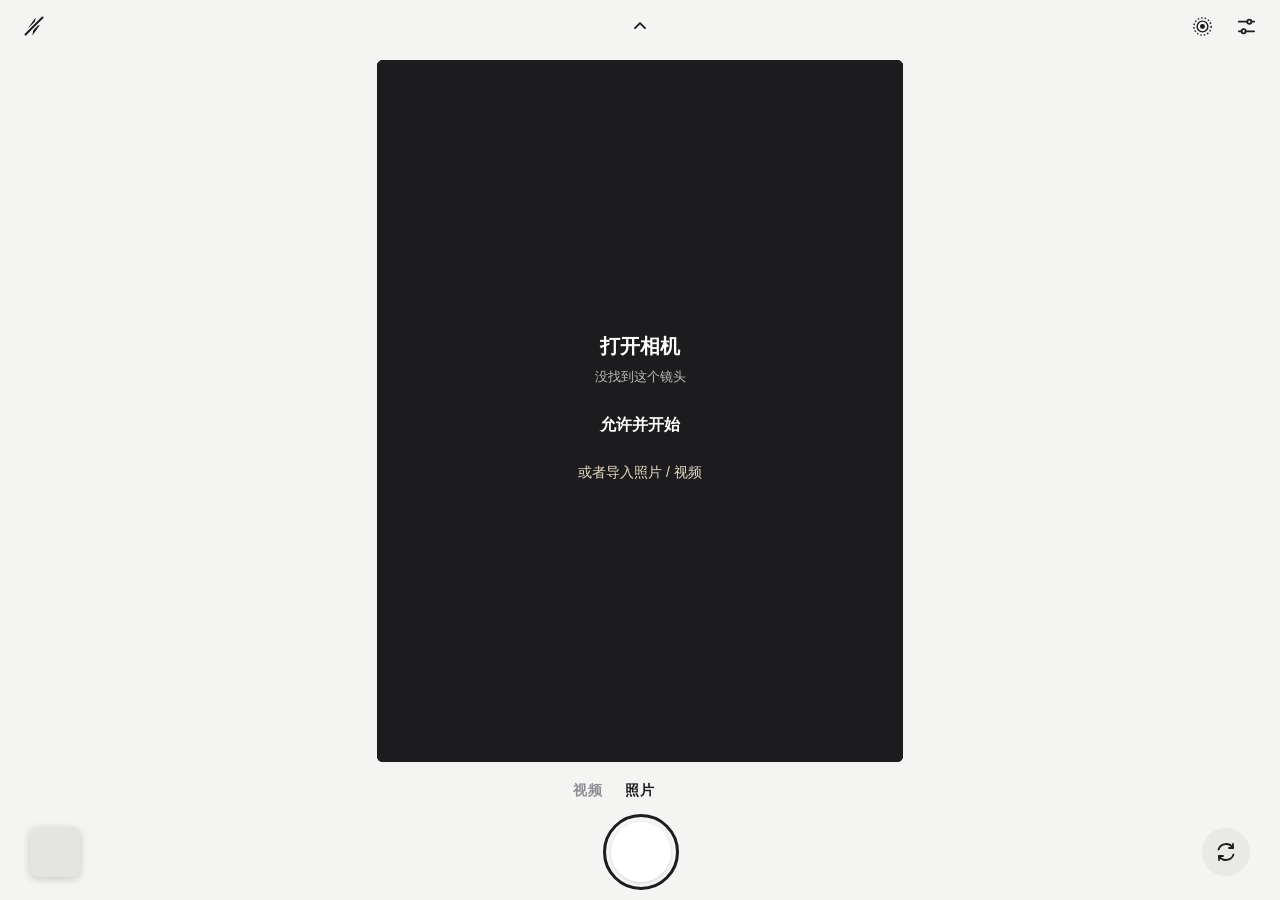
<file: index.html>
<!doctype html>
<html lang="zh-CN">
<head>
<meta charset="utf-8">
<meta name="viewport" content="width=device-width,initial-scale=1,viewport-fit=cover,user-scalable=no">
<title>Soft Cam</title>
<meta name="description" content="淡黄色复古 iPhone 质感相机：Soft 微曝滤镜、实况、闪光、多人自然瘦脸">
<meta name="theme-color" content="#F4F4F2">
<meta name="apple-mobile-web-app-capable" content="yes">
<meta name="mobile-web-app-capable" content="yes">
<meta name="apple-mobile-web-app-status-bar-style" content="default">
<meta name="apple-mobile-web-app-title" content="Soft Cam">
<link rel="manifest" href="manifest.webmanifest">
<link rel="icon" href="icons/icon-192.png">
<link rel="apple-touch-icon" href="icons/icon-180.png">
<link rel="stylesheet" href="style.css">
</head>
<body>
<svg width="0" height="0" style="position:absolute" aria-hidden="true">
  <symbol id="i-bolt" viewBox="0 0 24 24"><path d="M13.2 2.5 5.5 13.2h5.6l-1.3 8.3 7.7-10.7h-5.6z" fill="currentColor"/></symbol>
  <symbol id="i-live" viewBox="0 0 24 24"><circle cx="12" cy="12" r="2.6" fill="currentColor"/><circle cx="12" cy="12" r="5.6" fill="none" stroke="currentColor" stroke-width="1.5"/><circle cx="12" cy="12" r="9" fill="none" stroke="currentColor" stroke-width="1.5" stroke-dasharray="1.6 2.1"/></symbol>
  <symbol id="i-chev" viewBox="0 0 24 24"><path d="m6 14.5 6-6 6 6" fill="none" stroke="currentColor" stroke-width="2.2" stroke-linecap="round" stroke-linejoin="round"/></symbol>
  <symbol id="i-tune" viewBox="0 0 24 24"><g fill="none" stroke="currentColor" stroke-width="1.8" stroke-linecap="round"><path d="M4 7h9M17 7h3M4 17h3M11 17h9"/><circle cx="15" cy="7" r="2.2"/><circle cx="9" cy="17" r="2.2"/></g></symbol>
  <symbol id="i-flip" viewBox="0 0 24 24"><g fill="none" stroke="currentColor" stroke-width="1.8" stroke-linecap="round" stroke-linejoin="round"><path d="M4.5 9.5A8 8 0 0 1 19 8"/><path d="M19 4v4h-4"/><path d="M19.5 14.5A8 8 0 0 1 5 16"/><path d="M5 20v-4h4"/></g></symbol>
  <symbol id="i-wide" viewBox="0 0 24 24"><g fill="none" stroke="currentColor" stroke-width="2" stroke-linecap="round" stroke-linejoin="round"><path d="M9 4H4v5M15 20h5v-5"/><path d="M4 4l6 6M20 20l-6-6"/></g></symbol>
  <symbol id="i-narrow" viewBox="0 0 24 24"><g fill="none" stroke="currentColor" stroke-width="2" stroke-linecap="round" stroke-linejoin="round"><path d="M10 5v5H5M14 19v-5h5"/><path d="M4 4l6 6M20 20l-6-6"/></g></symbol>
  <symbol id="i-sun" viewBox="0 0 24 24"><g stroke="currentColor" stroke-width="1.8" stroke-linecap="round"><circle cx="12" cy="12" r="4" fill="currentColor"/><path d="M12 2.5v2.2M12 19.3v2.2M2.5 12h2.2M19.3 12h2.2M5.3 5.3l1.5 1.5M17.2 17.2l1.5 1.5M5.3 18.7l1.5-1.5M17.2 6.8l1.5-1.5"/></g></symbol>
  <symbol id="i-back" viewBox="0 0 24 24"><path d="M15 4.5 7.5 12l7.5 7.5" fill="none" stroke="currentColor" stroke-width="2.4" stroke-linecap="round" stroke-linejoin="round"/></symbol>
  <symbol id="i-share" viewBox="0 0 24 24"><g fill="none" stroke="currentColor" stroke-width="1.8" stroke-linecap="round" stroke-linejoin="round"><path d="M12 3v12M7.5 7.5 12 3l4.5 4.5"/><path d="M8 11H6a1.5 1.5 0 0 0-1.5 1.5v7A1.5 1.5 0 0 0 6 21h12a1.5 1.5 0 0 0 1.5-1.5v-7A1.5 1.5 0 0 0 18 11h-2"/></g></symbol>
  <symbol id="i-trash" viewBox="0 0 24 24"><g fill="none" stroke="currentColor" stroke-width="1.8" stroke-linecap="round" stroke-linejoin="round"><path d="M4 6.5h16M9.5 6.5V4.5h5v2M6 6.5l1 13.5h10l1-13.5M10 10.5v6M14 10.5v6"/></g></symbol>
  <symbol id="i-plus" viewBox="0 0 24 24"><path d="M12 5v14M5 12h14" fill="none" stroke="currentColor" stroke-width="2.2" stroke-linecap="round"/></symbol>
  <symbol id="i-play" viewBox="0 0 24 24"><path d="M8 5.5v13l10.5-6.5z" fill="currentColor"/></symbol>
  <symbol id="i-phone" viewBox="0 0 24 24"><rect x="7" y="2.5" width="10" height="19" rx="2.2" fill="none" stroke="currentColor" stroke-width="1.6"/><circle cx="12" cy="18.3" r="1" fill="currentColor"/></symbol>
</svg>

<div id="app">
  <!-- 相机 -->
  <section id="cam" class="screen on">
    <header class="top">
      <button id="b-flash" class="ic" aria-label="闪光灯"><svg><use href="#i-bolt"/></svg><i class="slash"></i><b class="tag">A</b></button>
            <div id="rectime" class="rectime">00:00:00</div>
      <button id="b-more" class="ic chev" aria-label="更多设置"><svg><use href="#i-chev"/></svg></button>
      <div class="tr"><button id="b-live" class="ic" aria-label="实况"><svg><use href="#i-live"/></svg><i class="slash"></i></button>
      <button id="b-tune" class="ic" aria-label="调节"><svg><use href="#i-tune"/></svg><i class="dot"></i></button></div>
    </header>
    <div id="tray" class="tray" hidden>
      <div class="trow" data-k="ratio"><span>比例</span><button data-v="3:4">4:3</button><button data-v="1:1">方形</button><button data-v="9:16">16:9</button></div>
      <div class="trow" data-k="flash"><span>闪光灯</span><button data-v="auto">自动</button><button data-v="on">打开</button><button data-v="off">关闭</button></div>
      <div class="trow" data-k="timer"><span>定时</span><button data-v="0">关闭</button><button data-v="3">3秒</button><button data-v="10">10秒</button></div>
      <div class="trow tog">
        <button data-t="grid">网格</button><button data-t="mirror">镜像前置</button><button data-t="date">日期印</button><button data-t="sound">快门声</button>
      </div>
    </div>
    <main class="stage" id="stage">
      <div class="vf" id="vf">
        <canvas id="gl"></canvas>
        <div class="grid"></div>
        <div class="badge-live" id="liveon">LIVE</div>
        <div class="camtag" id="camtag"></div>
        <div class="datestamp" id="datestamp"></div>
        <div class="focus" id="focus"><i class="box"></i><div class="sunbar"><i class="line"></i><svg class="sun"><use href="#i-sun"/></svg></div></div>
        <div class="aelock" id="aelock">自动曝光/自动对焦锁定</div>
        <div class="count" id="count"></div>
        <div class="evtip" id="evtip"></div>
        <div class="zoom" id="zoom"></div>
        <button class="frontwide" id="frontwide" aria-label="前置广角"><svg><use href="#i-wide"/></svg></button>
        <div class="nocam" id="nocam">
          <p>打开相机</p>
          <small>需要允许使用摄像头</small>
          <button id="b-start" class="pill">允许并开始</button>
          <button id="b-import2" class="link">或者导入照片 / 视频</button>
        </div>
      </div>
      <div class="ringlight" id="ringlight"></div>
    </main>
    <section class="bottom">
      <div class="modes" id="modes"><div class="track"><button data-m="video">视频</button><button data-m="photo">照片</button></div></div>
      <div class="srow">
        <button id="thumb" class="thumb" aria-label="相册"><img alt=""><span class="pending"></span></button>
        <button id="shutter" class="shutter" aria-label="快门"><i></i></button>
        <button id="b-flip" class="ic round" aria-label="切换前后镜头"><svg><use href="#i-flip"/></svg></button>
      </div>
    </section>
    <div id="tune" class="sheet" hidden>
      <div class="grab"></div>
      <div class="sliders" id="sliders"></div>
      <div class="sheetfoot"><button id="b-reset" class="link">恢复默认</button><button id="b-tunedone" class="pill sm">完成</button></div>
    </div>
    <div class="flashfill" id="flashfill"></div>
    <div class="blink" id="blink"></div>
  </section>

  <!-- 相册 -->
  <section id="album" class="screen">
    <header class="nav"><button class="navbtn" id="al-back"><svg><use href="#i-back"/></svg>相机</button><span></span><button class="navbtn" id="al-sel">选择</button></header>
    <div class="albody">
      <h1>相册 <small id="al-count"></small></h1>
      <div class="agrid" id="agrid"></div>
      <div class="aempty" id="aempty"><p>还没有照片</p><small>拍下的照片会直接放在这里</small></div>
    </div>
    <footer class="abar" id="abar">
      <button class="pill" id="al-import"><svg><use href="#i-plus"/></svg>导入照片 / 视频</button>
    </footer>
    <footer class="abar sel" id="abar-sel" hidden>
      <button class="ic2" id="al-share" disabled><svg><use href="#i-share"/></svg></button>
      <span id="al-selcount">选择项目</span>
      <button class="ic2 danger" id="al-del" disabled><svg><use href="#i-trash"/></svg></button>
    </footer>
  </section>

  <!-- 查看 -->
  <section id="viewer" class="screen dark">
    <header class="nav"><button class="navbtn" id="vw-back"><svg><use href="#i-back"/></svg></button><div class="vtitle"><b id="vw-date"></b><small id="vw-time"></small></div><button class="navbtn" id="vw-edit">编辑</button></header>
    <div class="vstage" id="vstage"><div class="vstrip" id="vstrip"></div><div class="livetag" id="vw-live">实况 · 长按播放</div></div>
    <footer class="vbar">
      <button class="ic2" id="vw-share"><svg><use href="#i-share"/></svg></button>
      <span id="vw-info"></span>
      <button class="ic2 danger" id="vw-del"><svg><use href="#i-trash"/></svg></button>
    </footer>
  </section>

  <!-- 编辑 -->
  <section id="editor" class="screen">
    <header class="nav"><button class="navbtn" id="ed-cancel">取消</button><b id="ed-title">编辑</b><button class="navbtn strong" id="ed-save">存储</button></header>
    <div class="estage"><canvas id="ed-gl"></canvas><div class="eprog" id="eprog"><i></i><span>处理中…</span></div></div>
    <div class="ectl">
      <div class="sliders" id="ed-sliders"></div>
    </div>
  </section>
</div>

<div id="asheet" class="asheet" hidden><div class="ascard"><p id="as-msg"></p><div id="as-btns"></div></div><button class="ascancel" id="as-cancel">取消</button></div>
<div id="toast" class="toast"></div>
<input type="file" id="importer" accept="image/*,video/*" multiple hidden>
<canvas id="capgl" hidden></canvas>
<script type="module" src="js/app.js"></script>
</body>
</html>
</file>
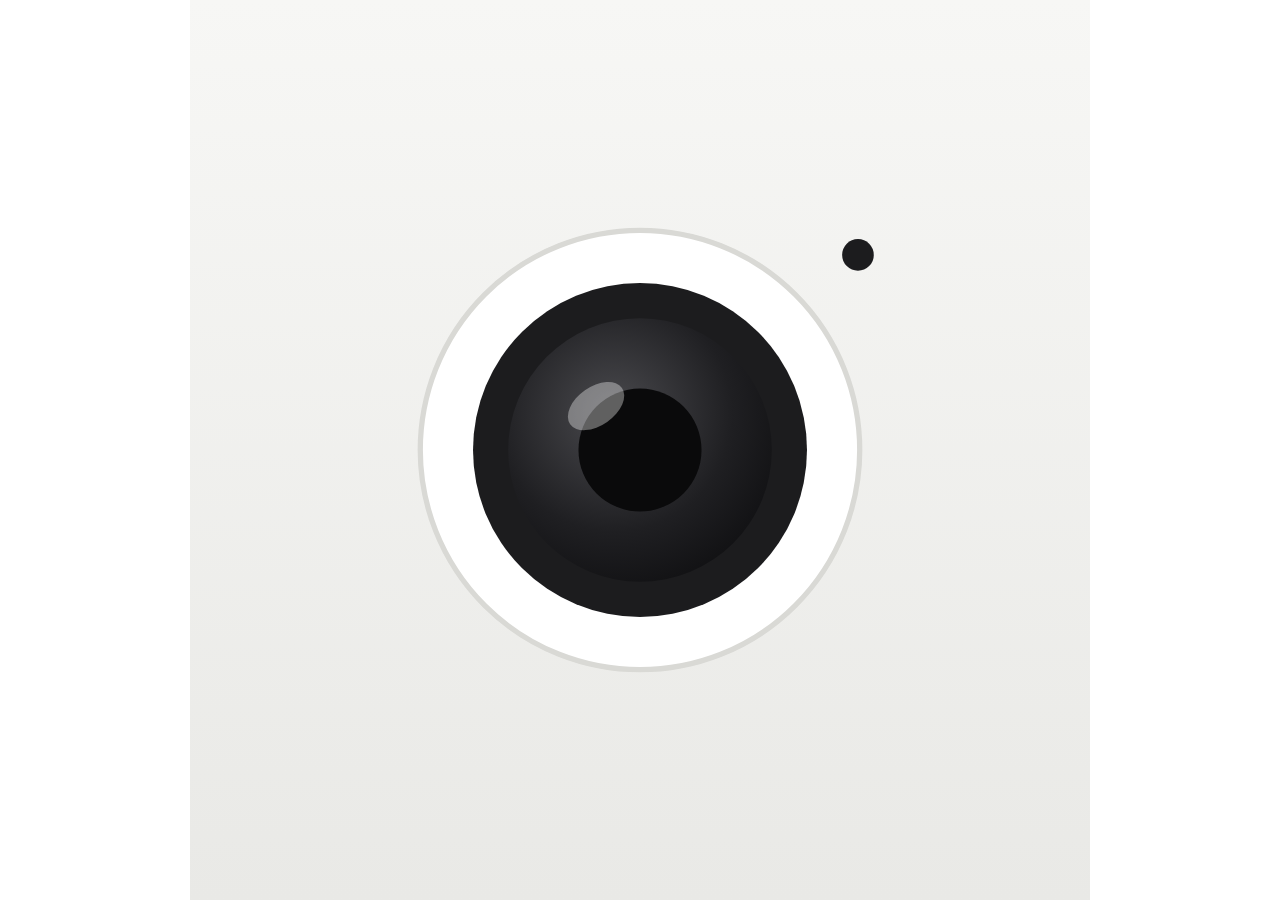
<file: tools/icon.html>
<!doctype html><html><body style="margin:0;background:transparent">
<svg xmlns="http://www.w3.org/2000/svg" style="width:100vw;height:100vh;display:block" viewBox="0 0 1024 1024">
<defs><radialGradient id="g" cx=".4" cy=".36" r=".75"><stop offset="0" stop-color="#4a4a4e"/><stop offset=".6" stop-color="#1f1f22"/><stop offset="1" stop-color="#0e0e10"/></radialGradient>
<linearGradient id="bg" x1="0" y1="0" x2="0" y2="1"><stop offset="0" stop-color="#F7F7F5"/><stop offset="1" stop-color="#E9E9E6"/></linearGradient></defs>
<rect width="1024" height="1024" fill="url(#bg)"/>
<circle cx="512" cy="512" r="250" fill="#fff"/>
<circle cx="512" cy="512" r="250" fill="none" stroke="#D9D9D5" stroke-width="6"/>
<circle cx="512" cy="512" r="190" fill="#1C1C1E"/>
<circle cx="512" cy="512" r="150" fill="url(#g)"/>
<circle cx="512" cy="512" r="70" fill="#0a0a0b"/>
<ellipse cx="462" cy="462" rx="36" ry="22" fill="#fff" opacity=".35" transform="rotate(-35 462 462)"/>
<circle cx="760" cy="290" r="18" fill="#1C1C1E"/>
</svg></body></html>
</file>
<file: style.css>
:root{
  --bg:#F4F4F2;--bg2:#FFFFFF;--ink:#1C1C1E;--ink2:#8E8E93;--line:#E2E2DF;--yel:#1C1C1E;--yel2:#E9E9E6;--red:#E5483D;--butter2:#F4F4F2;
  --sat:env(safe-area-inset-top);--sab:env(safe-area-inset-bottom);
  --floral:url("data:image/svg+xml,%3Csvg xmlns='http://www.w3.org/2000/svg' width='180' height='180' viewBox='0 0 180 180'%3E%3Cdefs%3E%3Cg id='d'%3E%3Cg fill='%23fff'%3E%3Cellipse rx='2.4' ry='5' cy='-5.2'/%3E%3Cellipse rx='2.4' ry='5' cy='-5.2' transform='rotate(60)'/%3E%3Cellipse rx='2.4' ry='5' cy='-5.2' transform='rotate(120)'/%3E%3Cellipse rx='2.4' ry='5' cy='-5.2' transform='rotate(180)'/%3E%3Cellipse rx='2.4' ry='5' cy='-5.2' transform='rotate(240)'/%3E%3Cellipse rx='2.4' ry='5' cy='-5.2' transform='rotate(300)'/%3E%3C/g%3E%3Ccircle r='2.6' fill='%23FFC24A'/%3E%3C/g%3E%3Cg id='b'%3E%3Cg fill='%238DB3F2'%3E%3Ccircle r='2.5' cy='-3'/%3E%3Ccircle r='2.5' cx='3'/%3E%3Ccircle r='2.5' cy='3'/%3E%3Ccircle r='2.5' cx='-3'/%3E%3C/g%3E%3Ccircle r='1.4' fill='%23fff'/%3E%3C/g%3E%3Cpath id='l' d='M0 0c3-4 8-4 10 0c-2 4-7 4-10 0z' fill='%23B7CDA2'/%3E%3C/defs%3E%3Cuse href='%23d' x='28' y='30'/%3E%3Cuse href='%23l' x='36' y='36' transform='rotate(30 36 36)'/%3E%3Cuse href='%23b' x='96' y='18'/%3E%3Cuse href='%23d' x='150' y='60' transform='rotate(20 150 60)'/%3E%3Cuse href='%23l' x='140' y='70' transform='rotate(150 140 70)'/%3E%3Cuse href='%23b' x='60' y='86'/%3E%3Cuse href='%23d' x='104' y='120' transform='rotate(-15 104 120)'/%3E%3Cuse href='%23l' x='112' y='126' transform='rotate(40 112 126)'/%3E%3Cuse href='%23b' x='160' y='150'/%3E%3Cuse href='%23d' x='22' y='148' transform='rotate(35 22 148)'/%3E%3Cuse href='%23l' x='14' y='140' transform='rotate(200 14 140)'/%3E%3Ccircle cx='70' cy='40' r='1.6' fill='%23F6C3CF'/%3E%3Ccircle cx='130' cy='100' r='1.6' fill='%23F6C3CF'/%3E%3Ccircle cx='60' cy='150' r='1.6' fill='%23F6C3CF'/%3E%3Ccircle cx='170' cy='20' r='1.6' fill='%23F6C3CF'/%3E%3C/svg%3E");
  --polka:radial-gradient(circle,#fff 3.2px,transparent 3.6px) 0 0/30px 30px,radial-gradient(circle,#fff 3.2px,transparent 3.6px) 15px 15px/30px 30px;
}
*{box-sizing:border-box;margin:0;padding:0;-webkit-tap-highlight-color:transparent}
html,body{height:100%;overflow:hidden;overscroll-behavior:none}
body{font-family:-apple-system,BlinkMacSystemFont,"SF Pro Text","PingFang SC","Hiragino Sans GB","Microsoft YaHei",sans-serif;color:var(--ink);background:var(--bg);-webkit-user-select:none;user-select:none;-webkit-touch-callout:none;touch-action:manipulation}
button{font:inherit;color:inherit;background:none;border:0;cursor:pointer}
svg{width:24px;height:24px;display:block}
[hidden]{display:none!important}
#app{position:fixed;inset:0}
.screen{position:absolute;inset:0;display:flex;flex-direction:column;background:var(--bg);visibility:hidden;opacity:0;transition:opacity .22s,visibility 0s .22s}
.screen.on{visibility:visible;opacity:1;transition:opacity .22s}
.screen.dark{background:#141210}

/* top bar */
.top{display:flex;align-items:center;justify-content:space-between;padding:calc(var(--sat) + 6px) 14px 6px;height:calc(var(--sat) + 52px);position:relative;z-index:5}
.ic{width:40px;height:40px;border-radius:50%;display:grid;place-items:center;position:relative;color:var(--ink)}
.ic svg{width:23px;height:23px}
.ic .slash{position:absolute;width:26px;height:2px;background:currentColor;transform:rotate(-45deg);border-radius:2px;box-shadow:0 0 0 1.5px var(--butter2);display:none}
.ic.off .slash{display:block}
.ic.on{color:#fff;background:var(--yel)}
#b-live.on{background:none;color:var(--ink)}
#b-live.off{color:var(--ink2)}
.tr{display:flex;gap:4px}
.ic .tag{position:absolute;right:3px;bottom:5px;font-size:9px;font-weight:800;display:none}
.ic.auto .tag{display:block}
.ic .dot{position:absolute;top:7px;right:7px;width:6px;height:6px;border-radius:50%;background:var(--yel);display:none}
.ic.mod .dot{display:block}
.chev{position:absolute;left:50%;top:calc(var(--sat) + 6px);transform:translateX(-50%);transition:transform .25s}
.chev.open{transform:translateX(-50%) rotate(180deg)}
.chev svg{width:20px;height:20px}
.rectime{position:absolute;left:50%;top:calc(var(--sat) + 14px);transform:translateX(-50%);font-variant-numeric:tabular-nums;font-size:15px;font-weight:600;padding:3px 8px;border-radius:6px;display:none}
.recording .rectime{background:var(--red);color:#fff}
.mode-video .rectime{display:block}.mode-video .chev{display:none}.mode-video #b-live{visibility:hidden}

/* tray */
.tray{position:absolute;left:10px;right:10px;top:calc(var(--sat) + 54px);z-index:8;background:var(--bg2);border:0;border-radius:14px;padding:8px 12px;box-shadow:0 10px 30px rgba(0,0,0,.12)}
.trow{display:flex;align-items:center;gap:6px;padding:7px 0;border-bottom:1px solid var(--line)}
.trow:last-child{border:0}
.trow span{width:58px;font-size:13px;color:var(--ink2)}
.trow button{flex:1;height:32px;border-radius:9px;font-size:14px}
.trow button.on{background:var(--yel2);font-weight:600}
.trow.tog button{font-size:13px;color:var(--ink2)}
.trow.tog button.on{color:var(--ink)}

/* stage */
.stage{flex:1;min-height:0;display:flex;align-items:center;justify-content:center;position:relative;padding:0 0}
.vf{position:relative;overflow:hidden;border-radius:6px;background:#1C1C1E;transition:aspect-ratio .3s}
.vf canvas{position:absolute;inset:0;width:100%;height:100%;display:block}
.grid{position:absolute;inset:0;pointer-events:none;display:none;background:linear-gradient(90deg,transparent calc(33.33% - .5px),rgba(255,255,255,.45) calc(33.33% - .5px) calc(33.33% + .5px),transparent 0,transparent calc(66.66% - .5px),rgba(255,255,255,.45) 0 calc(66.66% + .5px),transparent 0),linear-gradient(transparent calc(33.33% - .5px),rgba(255,255,255,.45) 0 calc(33.33% + .5px),transparent 0,transparent calc(66.66% - .5px),rgba(255,255,255,.45) 0 calc(66.66% + .5px),transparent 0)}
.showgrid .grid{display:block}
.badge-live{position:absolute;top:10px;left:50%;transform:translateX(-50%);background:var(--yel);color:#fff;font-size:11px;font-weight:700;letter-spacing:.08em;padding:3px 8px;border-radius:5px;opacity:0;transition:opacity .25s;pointer-events:none}
.badge-live.show{opacity:1}
.camtag{position:absolute;left:10px;bottom:10px;color:rgba(255,255,255,.85);font-size:11px;font-weight:600;text-shadow:0 1px 3px rgba(0,0,0,.4);pointer-events:none;letter-spacing:.02em}
.datestamp{position:absolute;right:12px;bottom:12px;font-family:"Courier New",monospace;font-weight:700;font-size:15px;color:#FF9B3D;text-shadow:0 0 4px rgba(255,120,30,.7);letter-spacing:.06em;display:none;pointer-events:none}
.showdate .datestamp{display:block}
.focus{position:absolute;width:80px;height:80px;margin:-40px 0 0 -40px;pointer-events:none;opacity:0;transition:opacity .3s}
.focus.show{opacity:1}
.focus .box{position:absolute;inset:0;border:1.2px solid #fff;border-radius:2px;animation:none}
.focus.pop .box{animation:fpop .35s ease-out}
@keyframes fpop{from{transform:scale(1.5)}to{transform:scale(1)}}
.focus .sunbar{position:absolute;left:calc(100% + 10px);top:-10px;bottom:-10px;width:24px}
.focus.left .sunbar{left:auto;right:calc(100% + 10px)}
.focus .line{position:absolute;left:11px;top:0;bottom:0;width:1px;background:#fff;opacity:.0;transition:opacity .2s}
.focus.drag .line{opacity:.9}
.focus .sun{position:absolute;left:0;width:24px;height:24px;color:#fff;top:calc(50% - 12px)}
.aelock{position:absolute;top:12px;left:50%;transform:translateX(-50%);background:var(--yel);color:#fff;font-size:12px;font-weight:600;padding:3px 8px;border-radius:5px;display:none;white-space:nowrap}
.aelock.show{display:block}
.count{position:absolute;inset:0;display:grid;place-items:center;font-size:120px;font-weight:200;color:#fff;text-shadow:0 2px 20px rgba(0,0,0,.3);pointer-events:none}
.evtip{position:absolute;top:12px;right:12px;color:#fff;font-size:12px;font-weight:600;background:rgba(0,0,0,.35);padding:2px 7px;border-radius:6px;opacity:0;transition:opacity .3s;pointer-events:none}
.evtip.show{opacity:1}
.zoom{position:absolute;left:50%;bottom:14px;transform:translateX(-50%);display:flex;gap:4px;padding:3px;border-radius:30px;background:rgba(0,0,0,.28)}
.zoom button{width:32px;height:32px;border-radius:50%;font-size:11px;font-weight:700;color:#fff;background:rgba(0,0,0,.35);display:grid;place-items:center;transition:all .2s}
.zoom button.on{width:38px;height:38px;margin:-3px 0;color:#fff;font-size:12px;background:rgba(0,0,0,.55)}
.frontwide{position:absolute;right:12px;bottom:14px;width:34px;height:34px;border-radius:50%;background:rgba(0,0,0,.4);color:#fff;display:none;place-items:center}
.frontwide svg{width:18px;height:18px}
.frontwide.on{color:#fff;background:rgba(255,255,255,.28)}
.front .frontwide{display:grid}
.nocam{position:absolute;inset:0;display:flex;flex-direction:column;align-items:center;justify-content:center;gap:8px;color:#fff;background:#1C1C1E;text-align:center;padding:20px}
.nocam p{font-size:20px;font-weight:600}.nocam small{opacity:.7}
.nocam.gone{display:none}
.pill{height:44px;padding:0 22px;border-radius:22px;background:var(--yel);color:#fff;font-weight:600;font-size:16px;display:inline-flex;align-items:center;gap:6px;margin-top:10px}
.pill svg{width:18px;height:18px}
.pill.sm{height:36px;font-size:15px;margin:0}
.link{color:var(--ink2);font-size:14px;padding:8px}
.nocam .link{color:#e7dcc6}
.ringlight{position:absolute;inset:-4px;pointer-events:none;border-radius:20px;box-shadow:inset 0 0 0 0 #fffaf0;transition:box-shadow .2s}
.ringon .ringlight{box-shadow:inset 0 0 0 26px #fffaf0}

/* bottom */
.bottom{padding:8px 0 calc(var(--sab) + 10px);position:relative;z-index:4}
.models{display:flex;gap:6px;overflow-x:auto;padding:4px 16px 8px;scrollbar-width:none;justify-content:safe center}
.models::-webkit-scrollbar{display:none}
.models button{flex:none;height:30px;padding:0 11px;border-radius:15px;font-size:13px;font-weight:600;color:var(--ink2);background:rgba(255,255,255,.75);border:1px solid var(--line);display:flex;align-items:center;gap:3px;white-space:nowrap}
.models button svg{width:14px;height:14px}
.models button.on{background:var(--yel);color:#fff;border-color:var(--yel)}
.modes{height:30px;overflow:hidden;position:relative}
.modes .track{position:absolute;left:50%;display:flex;gap:22px;transition:transform .3s}
.modes button{font-size:14px;font-weight:600;letter-spacing:.06em;color:var(--ink2);padding:4px 0;white-space:nowrap}
.modes button.on{color:var(--ink)}
.srow{display:flex;align-items:center;justify-content:space-between;padding:6px 30px 0}
.thumb{width:50px;height:50px;border-radius:8px;overflow:hidden;background:#E4E4E1;border:0;box-shadow:0 2px 8px rgba(0,0,0,.18);position:relative}
.thumb img{width:100%;height:100%;object-fit:cover;display:block;opacity:0}
.thumb img.has{opacity:1}
.thumb.pop img{animation:tpop .4s ease-out}
@keyframes tpop{from{transform:scale(.4);opacity:.2}to{transform:scale(1);opacity:1}}
.thumb .pending{position:absolute;inset:0;border-radius:8px;box-shadow:inset 0 0 0 3px var(--yel);display:none;animation:pulse 1s infinite}
.thumb.busy .pending{display:block}
@keyframes pulse{50%{opacity:.3}}
.shutter{width:76px;height:76px;border-radius:50%;border:3px solid var(--ink);display:grid;place-items:center;background:transparent}
.shutter i{width:60px;height:60px;border-radius:50%;background:#fff;transition:all .2s;box-shadow:0 1px 3px rgba(0,0,0,.12)}
.shutter:active i{transform:scale(.9)}
.mode-video .shutter i{background:var(--red);width:60px;height:60px}
.recording .shutter i{width:30px;height:30px;border-radius:7px}
.ic.round{width:48px;height:48px;background:#E9E9E6}
.ic.round svg{width:24px;height:24px;transition:transform .45s}
.ic.round.spin svg{transform:rotate(180deg)}
.recording .bottom .models,.recording .modes,.recording #b-flip,.recording .thumb{visibility:hidden}

/* tune sheet */
.sheet{position:absolute;left:0;right:0;bottom:0;z-index:9;background:var(--bg2);border-radius:22px 22px 0 0;padding:6px 0 calc(var(--sab) + 12px);box-shadow:0 -10px 30px rgba(0,0,0,.14);animation:up .28s ease-out}
@keyframes up{from{transform:translateY(100%)}}
.grab{width:38px;height:5px;border-radius:3px;background:var(--line);margin:4px auto 6px}
.filters{display:flex;gap:12px;overflow-x:auto;padding:6px 16px 10px;scrollbar-width:none}
.filters::-webkit-scrollbar{display:none}
.filters button{flex:none;display:flex;flex-direction:column;align-items:center;gap:5px;font-size:12px;color:var(--ink2)}
.filters i{width:52px;height:52px;border-radius:50%;border:2.5px solid #fff;box-shadow:0 0 0 1px var(--line)}
.filters button.on{color:var(--ink);font-weight:600}
.filters button.on i{box-shadow:0 0 0 2.5px var(--yel)}
.sliders{padding:2px 20px}
.sl{display:flex;align-items:center;gap:12px;height:40px}
.sl span{width:34px;font-size:13px;color:var(--ink2)}
.sl b{width:28px;text-align:right;font-size:12px;font-weight:600;font-variant-numeric:tabular-nums}
.sl input{flex:1;-webkit-appearance:none;appearance:none;height:4px;border-radius:2px;background:linear-gradient(90deg,var(--yel) var(--p,0%),var(--line) 0);outline:none}
.sl input::-webkit-slider-thumb{-webkit-appearance:none;width:26px;height:26px;border-radius:50%;background:#fff;box-shadow:0 1px 5px rgba(0,0,0,.3)}
.sl input::-moz-range-thumb{width:26px;height:26px;border-radius:50%;background:#fff;border:0;box-shadow:0 1px 5px rgba(0,0,0,.3)}
.sheetfoot{display:flex;justify-content:space-between;align-items:center;padding:8px 20px 0}

.flashfill{position:absolute;inset:0;background:#FFFDF5;opacity:0;pointer-events:none;z-index:20;transition:opacity .12s}
.flashfill.on{opacity:1}
.blink{position:absolute;inset:0;background:#000;opacity:0;pointer-events:none;z-index:19}
.blink.go{animation:blink .18s}
@keyframes blink{30%{opacity:.85}}

/* nav */
.nav{display:flex;align-items:center;justify-content:space-between;padding:calc(var(--sat) + 6px) 10px 6px;height:calc(var(--sat) + 50px);position:relative;z-index:3}
.navbtn{display:flex;align-items:center;gap:2px;font-size:17px;color:var(--ink);padding:6px;min-width:60px}
.navbtn:last-child{justify-content:flex-end}
.navbtn svg{width:22px;height:22px}
.navbtn.strong{font-weight:700}
.nav b{font-size:17px}

/* album */
.albody{flex:1;overflow-y:auto;padding:0 2px 110px;-webkit-overflow-scrolling:touch}
.albody h1{font-size:32px;font-weight:800;padding:0 14px 12px;letter-spacing:-.01em}
.albody h1 small{font-size:14px;font-weight:500;color:var(--ink2);margin-left:4px}
.agrid{display:grid;grid-template-columns:repeat(3,1fr);gap:2px}
.agrid .cell{aspect-ratio:1;position:relative;overflow:hidden;background:#E4E4E1}
.agrid img{width:100%;height:100%;object-fit:cover;display:block}
.agrid .cell .k{position:absolute;right:5px;bottom:4px;color:#fff;font-size:11px;font-weight:600;text-shadow:0 1px 3px rgba(0,0,0,.5)}
.agrid .cell .lv{position:absolute;left:5px;top:5px;width:16px;height:16px;color:#fff;filter:drop-shadow(0 1px 2px rgba(0,0,0,.5))}
.agrid .cell .lv svg{width:16px;height:16px}
.agrid .cell .ck{position:absolute;right:6px;bottom:6px;width:22px;height:22px;border-radius:50%;border:1.5px solid #fff;background:rgba(0,0,0,.15);display:none}
.selecting .agrid .cell .ck{display:block}
.agrid .cell.sel .ck{background:var(--yel);border-color:#fff}
.agrid .cell.sel .ck::after{content:"";position:absolute;left:6px;top:3px;width:5px;height:10px;border:solid #fff;border-width:0 2px 2px 0;transform:rotate(45deg)}
.agrid .cell.sel img{opacity:.75}
.aempty{display:none;flex-direction:column;align-items:center;gap:6px;padding-top:18vh;color:var(--ink2)}
.aempty.show{display:flex}
.aempty p{font-size:18px;font-weight:600;color:var(--ink)}
.aempty .daisy{width:90px;height:90px;border-radius:50%;background:var(--floral) -10px -4px/180px,var(--butter2);margin-bottom:12px}
.abar{position:absolute;left:0;right:0;bottom:0;padding:12px 16px calc(var(--sab) + 14px);display:flex;justify-content:center;background:linear-gradient(transparent,var(--bg) 40%)}
.abar.sel{justify-content:space-between;align-items:center;background:var(--bg2);border-top:1px solid var(--line)}
.ic2{width:44px;height:44px;display:grid;place-items:center;color:var(--ink)}
.ic2:disabled{opacity:.35}
.ic2.danger{color:var(--red)}

/* viewer */
.dark .nav{color:#fff}
.dark .navbtn{color:#fff}
.vtitle{text-align:center;color:#fff;display:flex;flex-direction:column;line-height:1.2}
.vtitle b{font-size:15px}.vtitle small{font-size:12px;opacity:.6}
.vstage{flex:1;position:relative;overflow:hidden;touch-action:none}
.vstrip{position:absolute;inset:0;display:flex;will-change:transform}
.vslide{flex:none;width:100%;height:100%;display:grid;place-items:center;position:relative}
.vslide img,.vslide video{max-width:100%;max-height:100%;display:block}
.vslide video.lv{position:absolute;max-width:100%;max-height:100%;opacity:0;transition:opacity .15s}
.vslide.playing video.lv{opacity:1}
.livetag{position:absolute;left:12px;top:8px;font-size:12px;font-weight:600;color:#fff;background:rgba(255,255,255,.16);padding:4px 9px;border-radius:6px;display:none}
.livetag.show{display:block}
.vbar{display:flex;align-items:center;justify-content:space-between;padding:8px 16px calc(var(--sab) + 10px);color:#fff}
.vbar .ic2{color:#fff}.vbar .ic2.danger{color:#FF7A70}
.vbar span{font-size:12px;opacity:.6}

/* editor */
.estage{flex:1;min-height:0;display:flex;align-items:center;justify-content:center;padding:6px 16px;position:relative}
.estage canvas{max-width:100%;max-height:100%;border-radius:4px}
.eprog{position:absolute;inset:0;display:none;flex-direction:column;align-items:center;justify-content:center;gap:10px;background:rgba(244,244,242,.8);font-weight:600}
.eprog.show{display:flex}
.eprog i{width:60%;height:5px;border-radius:3px;background:linear-gradient(90deg,var(--yel) var(--p,0%),#fff 0)}
.ectl{padding:4px 0 calc(var(--sab) + 10px);background:var(--bg2);border-top:1px solid var(--line)}
.ectl .models{justify-content:flex-start;padding-top:10px}

/* action sheet */
.asheet{position:fixed;inset:0;z-index:50;background:rgba(0,0,0,.3);display:flex;flex-direction:column;justify-content:flex-end;padding:0 10px calc(var(--sab) + 10px);animation:fade .2s}
@keyframes fade{from{opacity:0}}
.ascard,.ascancel{background:rgba(255,255,255,.98);border-radius:14px;overflow:hidden;animation:up .25s ease-out}
.ascard p{font-size:13px;color:var(--ink2);text-align:center;padding:14px 16px;border-bottom:1px solid var(--line)}
.ascard p:empty{display:none}
.ascard button,.ascancel{width:100%;height:56px;font-size:19px;color:var(--ink);border-bottom:1px solid var(--line)}
.ascard button:last-child{border:0}
.ascard button.danger{color:var(--red)}
.ascancel{margin-top:8px;font-weight:600}
.toast{position:fixed;left:50%;top:calc(var(--sat) + 64px);transform:translate(-50%,-10px);z-index:60;background:rgba(28,28,30,.88);color:#fff;font-size:14px;padding:9px 16px;border-radius:12px;max-width:86vw;text-align:center;opacity:0;pointer-events:none;transition:all .25s}
.toast.show{opacity:1;transform:translate(-50%,0)}
</file>
